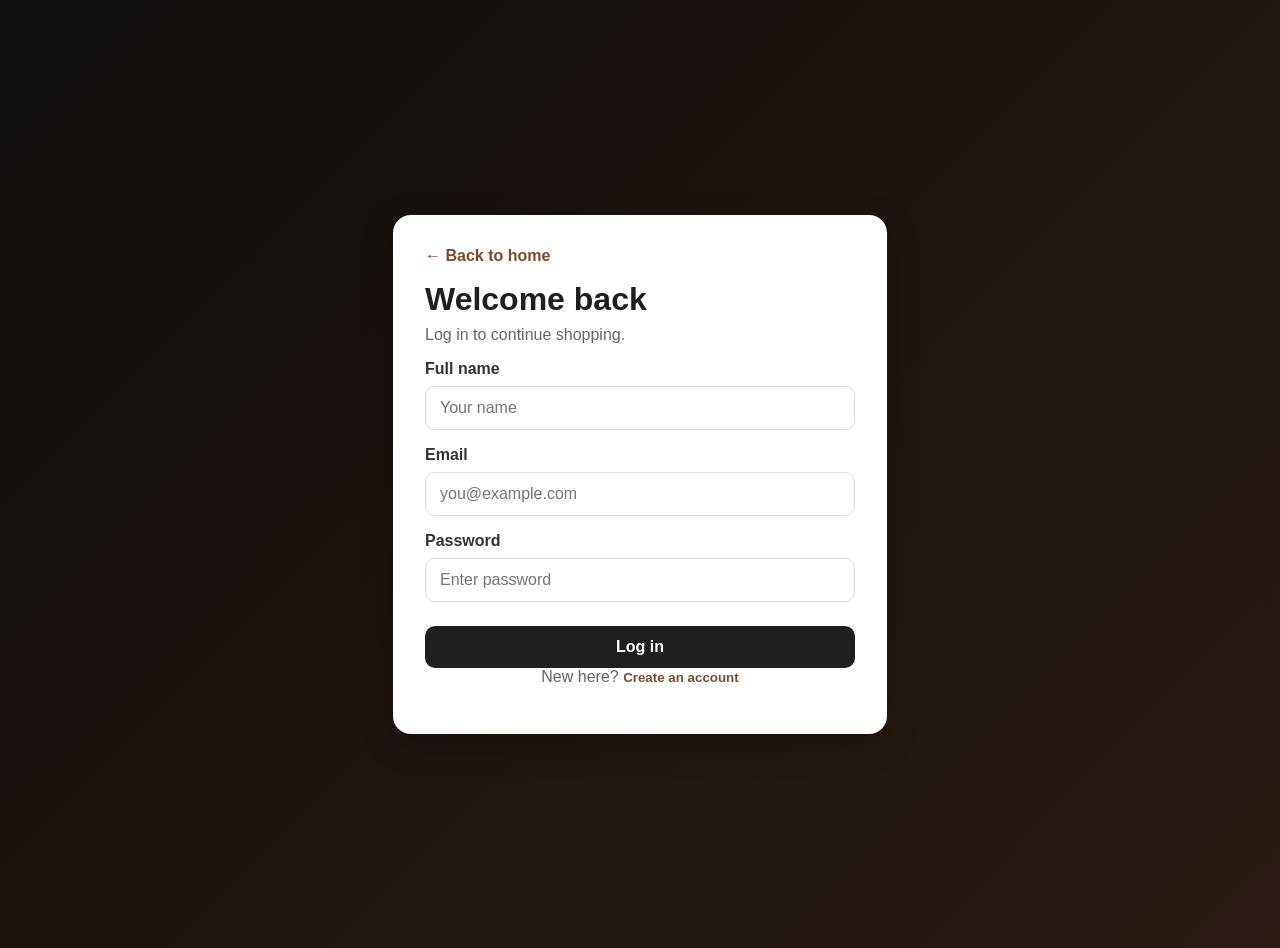
<file: login.html>
﻿<!DOCTYPE html>
<html lang="en">
    <head>
        <meta charset="UTF-8">
        <meta name="viewport" content="width=device-width, initial-scale=1.0">
        <title>IKIGAI CLOTHING | Login</title>
        <link rel="stylesheet" href="login.css">
        <script src="login.js" defer></script>

    </head>
    <body>

        <div class="auth-shell">
            <div class="auth-card">
                <a class="back-link" href="index.html">← Back to home</a>
                <h1 id="authTitle">Welcome back</h1>
                <p id="authSubtitle">Log in to continue shopping.</p>

                <form id="authForm">
                    <div class="field" id="nameField" hidden>
                        <label for="name">Full name</label>
                        <input id="name" name="name" type="text" placeholder="Your name">
                    </div>

                    <div class="field">
                        <label for="email">Email</label>
                        <input id="email" name="email" type="email" placeholder="you@example.com" required>
                    </div>

                    <div class="field">
                        <label for="password">Password</label>
                        <input id="password" name="password" type="password" placeholder="Enter password" required>
                    </div>

                    <button type="submit" class="submit-btn" id="submitBtn">Log in</button>
                </form>

                <p class="switch-copy">
                    <span id="switchText">New here?</span>
                    <button type="button" class="link-btn" id="toggleModeBtn">Create an account</button>
                </p>
                <p id="messageBox" class="message" aria-live="polite"></p>
            </div>
        </div>

    </body>
</html>
</file>
<file: login.css>
body {
    margin: 0;
    font-family: Arial, sans-serif;
    background: linear-gradient(135deg, #0f0f0f, #2a1a12);
    color: hsl(6, 77%, 26%);
}

.auth-shell {
    min-height: 100vh;
    display: grid;
    place-items: center;
    padding: 24px;
}

.auth-card {
    width: min(100%, 430px);
    background: #ffffff;
    color: #1f1f1f;
    border-radius: 18px;
    box-shadow: 0 10px 35px rgba(0, 0, 0, 0.2);
    padding: 32px;
}

.back-link {
    display: inline-block;
    margin-bottom: 16px;
    color: #7a4b2e;
    text-decoration: none;
    font-weight: 600;
}

h1 {
    margin: 0 0 8px;
    font-size: 2rem;
}

.auth-card p {
    margin-top: 0;
    color: #666;
}

.field {
    display: flex;
    flex-direction: column;
    gap: 8px;
    margin-bottom: 16px;
}

label {
    font-weight: 600;
    color: #333;
}

input {
    padding: 12px 14px;
    border: 1px solid #ddd;
    border-radius: 10px;
    font-size: 1rem;
}

input:focus {
    outline: 2px solid #f4b183;
    border-color: #f4b183;
}

.submit-btn {
    width: 100%;
    padding: 12px;
    border: none;
    border-radius: 10px;
    background: #1f1f1f;
    color: #ffffff;
    font-size: 1rem;
    font-weight: 700;
    cursor: pointer;
    margin-top: 8px;
}

.submit-btn:hover {
    background: #333333;
}

.switch-copy {
    margin-top: 16px;
    text-align: center;
}

.link-btn {
    background: none;
    border: none;
    color: #7a4b2e;
    font-weight: 700;
    cursor: pointer;
    padding: 0;
}
</file>
